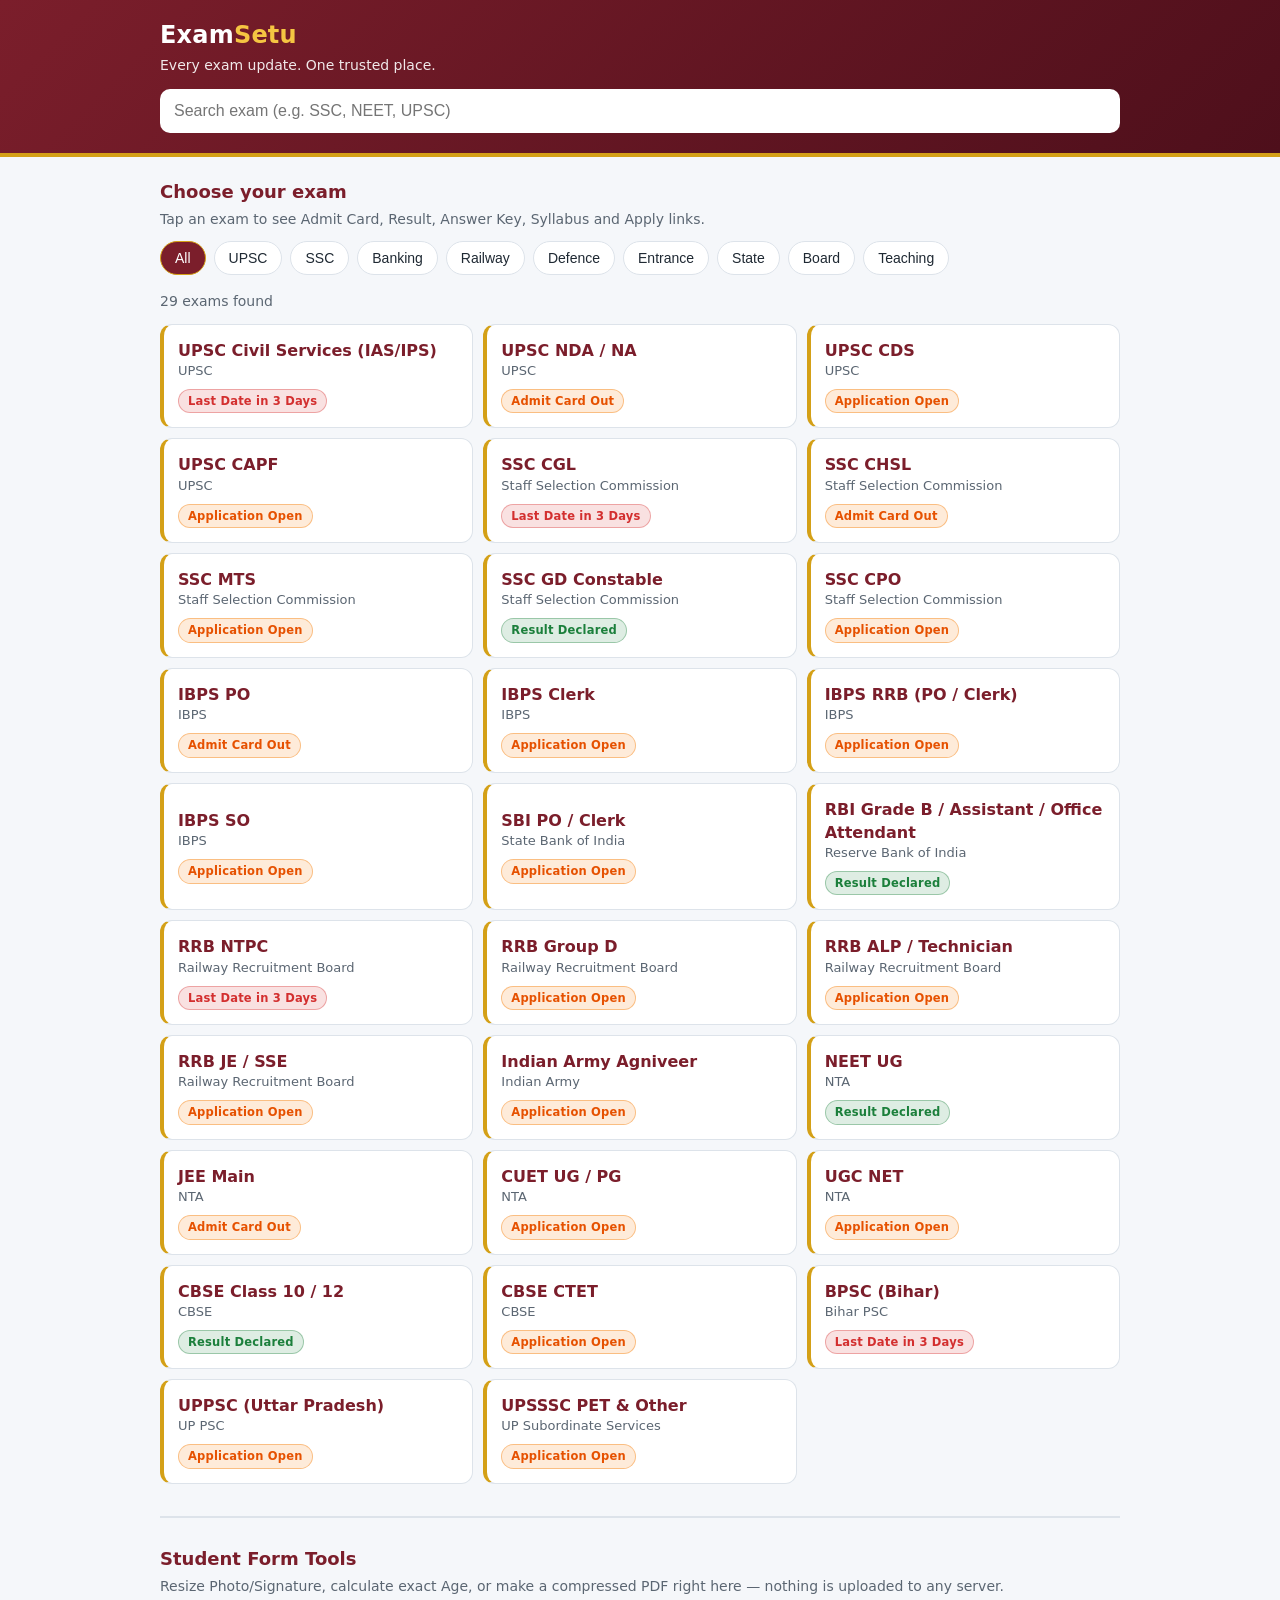
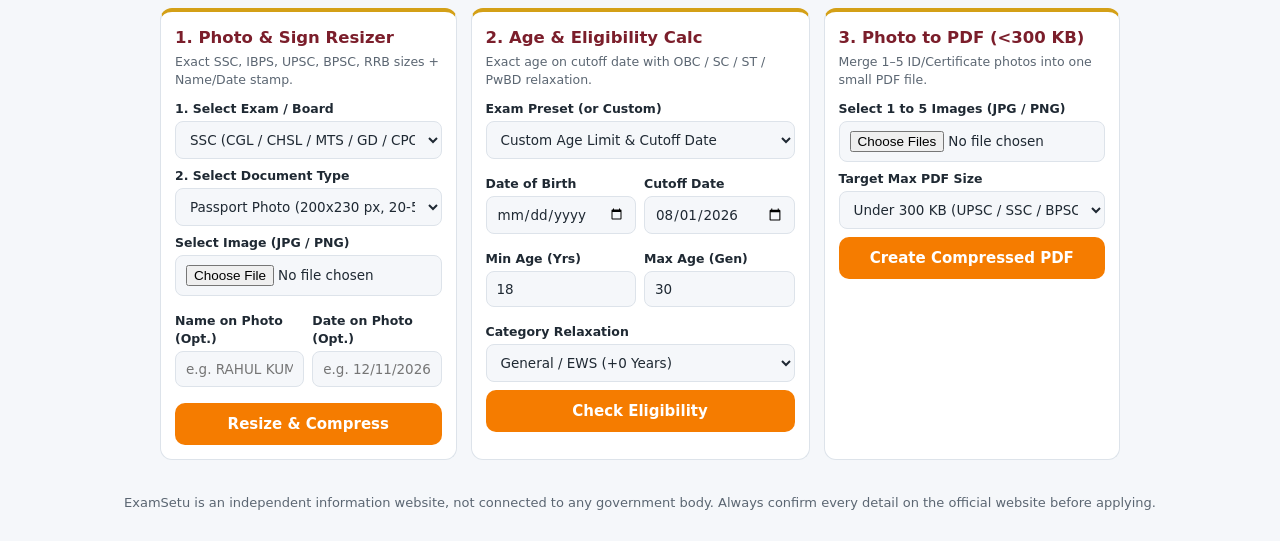
<file: public/assets/aistudio/index_3fa5f573.html>
<!DOCTYPE html>
<html lang="en">
<head>
<meta charset="utf-8">
<meta name="viewport" content="width=device-width, initial-scale=1, viewport-fit=cover">
<title>ExamSetu – Every exam update. One trusted place.</title>
<style>
:root{box-sizing:border-box;padding-top:env(safe-area-inset-top,0px);padding-bottom:env(safe-area-inset-bottom,0px);
--blue:#0B3D91;--orange:#F57C00;--green:#1B7F3B;--bg:#FFFFFF;--bg2:#F5F7FA;--text:#1F2933;--muted:#5b6672;--line:#dde3ea;--card:#FFFFFF;--hd:#7B1E2B;--hd2:#4E0F1B;--maroon:#7B1E2B;--gold:#D4A017}
@media (prefers-color-scheme:dark){:root:not([data-theme="light"]){color-scheme:dark;--bg:#10151c;--bg2:#171e27;--text:#e8edf2;--muted:#9aa7b4;--line:#2a3441;--card:#1b2430;--hd:#5A1523;--hd2:#3a0b15;--maroon:#e3a0ab;--gold:#E6B84A;--green:#34a853}}
:root[data-theme="dark"]{color-scheme:dark;--bg:#10151c;--bg2:#171e27;--text:#e8edf2;--muted:#9aa7b4;--line:#2a3441;--card:#1b2430;--hd:#5A1523;--hd2:#3a0b15;--maroon:#e3a0ab;--gold:#E6B84A;--green:#34a853}
html{scroll-padding-top:env(safe-area-inset-top,0px)}
*{box-sizing:border-box}
body{margin:0;background:var(--bg2);color:var(--text);font-family:Inter,Roboto,system-ui,-apple-system,"Segoe UI",Arial,sans-serif;line-height:1.45}
header{background:linear-gradient(135deg,var(--hd),var(--hd2));color:#fff;padding:18px 16px 20px;border-bottom:4px solid var(--gold)}
.wrap{max-width:960px;margin:0 auto}
.logo{font-size:24px;font-weight:800;letter-spacing:.2px}.logo span{color:#F5C542}
.tag{margin:2px 0 14px;font-size:14px;opacity:.9}
.search{width:100%;padding:13px 14px;border-radius:10px;border:0;font-size:16px;background:#fff;color:#1F2933}
main{padding:16px}
h2{font-size:18px;margin:6px 0 4px;color:var(--maroon)}
.sub{color:var(--muted);font-size:14px;margin:0 0 12px}
.chips{display:flex;gap:8px;overflow-x:auto;padding-bottom:8px;margin-bottom:8px}
.chip{flex:none;border:1px solid var(--line);background:var(--card);color:var(--text);padding:8px 14px;border-radius:999px;font-size:14px;cursor:pointer}
.chip.on{background:var(--hd);border-color:var(--gold);color:#fff}
.grid{display:grid;grid-template-columns:1fr;gap:10px}
@media(min-width:560px){.grid{grid-template-columns:1fr 1fr}}
@media(min-width:820px){.grid{grid-template-columns:1fr 1fr 1fr}}
.card{background:var(--card);border:1px solid var(--line);border-radius:12px;padding:14px;text-align:left;cursor:pointer;color:var(--text);font:inherit;display:block;width:100%;border-left:4px solid var(--gold)}
.card:active,.card:hover{border-color:var(--gold);background:var(--bg2)}
.card b{display:block;font-size:16px;color:var(--maroon)}
.card small{color:var(--muted);font-size:13px;display:block}
.badge{display:inline-block;margin-top:8px;padding:3px 9px;border-radius:999px;font-size:11.5px;font-weight:700;letter-spacing:.2px}
.b-red{background:rgba(211,47,47,.14);color:#d32f2f;border:1px solid rgba(211,47,47,.35)}
.b-orange{background:rgba(245,124,0,.15);color:#e65100;border:1px solid rgba(245,124,0,.4)}
.b-green{background:rgba(27,127,59,.14);color:var(--green);border:1px solid rgba(27,127,59,.35)}
@media (prefers-color-scheme:dark){:root:not([data-theme="light"]) .b-red{color:#ff8a80}:root:not([data-theme="light"]) .b-orange{color:#ffb74d}}
:root[data-theme="dark"] .b-red{color:#ff8a80}:root[data-theme="dark"] .b-orange{color:#ffb74d}
.empty{color:var(--muted);padding:20px 0}

/* Separate Section on the Same Page for Student Form Tools */
.tools-section{margin-top:32px;padding-top:22px;border-top:2px solid var(--line)}
.tools-grid{display:grid;grid-template-columns:1fr;gap:14px}
@media(min-width:760px){.tools-grid{grid-template-columns:1fr 1fr 1fr}}
.tool-box{background:var(--card);border:1px solid var(--line);border-top:4px solid var(--gold);border-radius:12px;padding:14px}
.tool-box h3{margin:0 0 3px;font-size:16.5px;color:var(--maroon)}
.tool-box .tmeta{font-size:12.5px;color:var(--muted);margin-bottom:10px}
.fgrp{margin:8px 0}
.fgrp label{display:block;font-size:12.5px;font-weight:600;margin-bottom:3px;color:var(--text)}
.fgrp input,.fgrp select{width:100%;padding:9px 10px;border-radius:8px;border:1px solid var(--line);background:var(--bg2);color:var(--text);font-size:13.5px;font-family:inherit}
.frow{display:grid;grid-template-columns:1fr 1fr;gap:8px}
.preview-box{background:var(--bg2);border:1px dashed var(--gold);border-radius:10px;padding:10px;text-align:center;margin-top:10px}
.preview-box img{max-width:100%;max-height:150px;border:1px solid var(--line);background:#fff}
.res-badge{padding:10px;border-radius:8px;margin-top:10px;font-size:13.5px;font-weight:600;text-align:center}
.res-ok{background:rgba(27,127,59,.14);color:var(--green);border:1px solid var(--green)}
.res-no{background:rgba(198,40,40,.14);color:#d32f2f;border:1px solid #d32f2f}

#sheet{position:fixed;inset:0;background:rgba(0,0,0,.5);display:none;align-items:flex-end;justify-content:center;z-index:20}
#sheet.open{display:flex}
.panel{background:var(--bg);width:100%;max-width:720px;height:92%;border-radius:18px 18px 0 0;padding:18px 16px calc(18px + env(safe-area-inset-bottom,0px));max-height:90%;overflow:auto;border-top:4px solid var(--gold)}
.panel h3{margin:0 0 2px;font-size:20px;color:var(--maroon)}
.meta{color:var(--muted);font-size:13px;margin-bottom:14px}
.sec{margin:16px 0}.sec h4{margin:0 0 6px;font-size:15px;color:var(--maroon);border-left:4px solid var(--gold);padding-left:8px}
.sec p,.sec li{font-size:14px;margin:4px 0}.sec ol{padding-left:20px;margin:4px 0}
table{width:100%;border-collapse:collapse;font-size:14px}td{border:1px solid var(--line);padding:7px 8px;vertical-align:top}td:first-child{background:var(--bg2);font-weight:600;width:42%}
.note{background:var(--bg2);border:1px dashed var(--gold);border-radius:8px;padding:8px 10px;font-size:13px;color:var(--muted)}
.reqbox{background:var(--bg2);border-left:3px solid var(--maroon);border-radius:6px;padding:8px 10px;margin:8px 0 12px;font-size:13px}
.reqbox b{color:var(--maroon);display:block;margin-bottom:4px;font-size:13.5px}
.reqbox ul{margin:0;padding-left:18px}
.reqbox li{margin:3px 0;font-size:13px}
.btn{display:block;width:100%;padding:12px;margin:8px 0 0;border-radius:10px;text-align:center;text-decoration:none;font-size:15px;font-weight:600;border:0;color:#fff}
.btn.off{background:var(--bg2);color:var(--muted);border:1px dashed var(--line);font-weight:500;font-size:14px}
.btn.ok{background:var(--orange)}.btn.off2{background:var(--green)}.btn.pdf{background:var(--hd);border:2px solid var(--gold)}
.close{background:none;border:1px solid var(--line);color:var(--text);width:100%;padding:11px;border-radius:10px;margin-top:6px;font-size:15px;cursor:pointer}
button.btn{cursor:pointer;font-family:inherit}
#pop{position:fixed;inset:0;background:rgba(0,0,0,.55);display:none;align-items:center;justify-content:center;z-index:30;padding:16px}
#pop.open{display:flex}
.pcard{background:var(--bg);border-top:4px solid var(--gold);border-radius:14px;max-width:480px;width:100%;max-height:90%;overflow:auto;padding:16px}
.pcard h3{color:var(--maroon);margin:0 0 4px;font-size:19px}.pcard ol{padding-left:20px}.pcard li{font-size:14.5px;margin:8px 0}
footer{padding:18px 16px 28px;color:var(--muted);font-size:13px;text-align:center}
</style>
</head>
<body>
<header><div class="wrap">
<div class="logo">Exam<span>Setu</span></div>
<p class="tag">Every exam update. One trusted place.</p>
<input id="q" class="search" type="search" enterkeyhint="search" placeholder="Search exam (e.g. SSC, NEET, UPSC)" autocomplete="off">
</div></header>

<main><div class="wrap">
<h2>Choose your exam</h2>
<p class="sub">Tap an exam to see Admit Card, Result, Answer Key, Syllabus and Apply links.</p>
<div class="chips" id="chips"></div>
<p class="sub" id="count"></p>
<div class="grid" id="grid"></div>
<div class="empty" id="empty" hidden>No exam found. Try another name.</div>

<!-- SEPARATE SECTION ON SAME PAGE: STUDENT FORM TOOLS -->
<section class="tools-section" id="form-tools">
  <h2>Student Form Tools</h2>
  <p class="sub">Resize Photo/Signature, calculate exact Age, or make a compressed PDF right here — nothing is uploaded to any server.</p>
  <div class="tools-grid">
    <!-- Tool 1: Photo & Signature Resizer -->
    <div class="tool-box">
      <h3>1. Photo &amp; Sign Resizer</h3>
      <div class="tmeta">Exact SSC, IBPS, UPSC, BPSC, RRB sizes + Name/Date stamp.</div>
      <div class="fgrp">
        <label>1. Select Exam / Board</label>
        <select id="rExam">
          <option value="SSC">SSC (CGL / CHSL / MTS / GD / CPO)</option>
          <option value="UPSC">UPSC (IAS / NDA / CDS / CAPF)</option>
          <option value="IBPS">IBPS / SBI / RBI (Banking)</option>
          <option value="RRB">RRB (NTPC / Group D / ALP / JE)</option>
          <option value="NTA">NTA (NEET / JEE / CUET / UGC NET)</option>
          <option value="BPSC">BPSC (Bihar PSC)</option>
          <option value="UPPSC">UPPSC / UPSSSC (Uttar Pradesh)</option>
          <option value="ARMY">Indian Army Agniveer</option>
          <option value="CBSE">CBSE / CTET</option>
        </select>
      </div>
      <div class="fgrp">
        <label>2. Select Document Type</label>
        <select id="rDoc">
          <option value="photo">Passport Photo (200x230 px, 20-50 KB)</option>
          <option value="sign">Signature (140x60 px, 10-20 KB)</option>
        </select>
      </div>
      <div class="fgrp">
        <label>Select Image (JPG / PNG)</label>
        <input type="file" id="rFile" accept="image/*">
      </div>
      <div id="stampFields" class="frow">
        <div class="fgrp">
          <label>Name on Photo (Opt.)</label>
          <input type="text" id="rName" placeholder="e.g. RAHUL KUMAR">
        </div>
        <div class="fgrp">
          <label>Date on Photo (Opt.)</label>
          <input type="text" id="rDate" placeholder="e.g. 12/11/2026">
        </div>
      </div>
      <button type="button" class="btn ok" id="rGen">Resize &amp; Compress</button>
      <div id="rOut" class="preview-box" hidden></div>
    </div>

    <!-- Tool 2: Age & Eligibility Calculator -->
    <div class="tool-box">
      <h3>2. Age &amp; Eligibility Calc</h3>
      <div class="tmeta">Exact age on cutoff date with OBC / SC / ST / PwBD relaxation.</div>
      <div class="fgrp">
        <label>Exam Preset (or Custom)</label>
        <select id="aPreset">
          <option value="0">Custom Age Limit &amp; Cutoff Date</option>
          <option value="1">UPSC Civil Services / CAPF (21-32 yrs)</option>
          <option value="2">UPSC NDA / NA (16.5-19.5 yrs)</option>
          <option value="3">UPSC CDS (19-25 yrs)</option>
          <option value="4">SSC CGL / CPO (18-30 yrs)</option>
          <option value="5">SSC CHSL / MTS / GD (18-27 yrs)</option>
          <option value="6">IBPS / SBI PO &amp; Clerk (20-30 yrs)</option>
          <option value="7">RBI Grade B / Assistant (20-30 yrs)</option>
          <option value="8">RRB NTPC / Group D / ALP (18-33 yrs)</option>
          <option value="9">BPSC / UPPSC / UPSSSC (21-37 yrs)</option>
          <option value="10">Indian Army Agniveer (17.5-21 yrs)</option>
          <option value="11">NEET UG (Min 17 yrs, No Upper Limit)</option>
          <option value="12">JEE Main / CUET / UGC NET / CTET (No Age Limit)</option>
        </select>
      </div>
      <div class="frow">
        <div class="fgrp">
          <label>Date of Birth</label>
          <input type="date" id="aDob">
        </div>
        <div class="fgrp">
          <label>Cutoff Date</label>
          <input type="date" id="aCut" value="2026-08-01">
        </div>
      </div>
      <div class="frow">
        <div class="fgrp">
          <label>Min Age (Yrs)</label>
          <input type="number" step="0.5" id="aMin" value="18">
        </div>
        <div class="fgrp">
          <label>Max Age (Gen)</label>
          <input type="number" id="aMax" value="30">
        </div>
      </div>
      <div class="fgrp">
        <label>Category Relaxation</label>
        <select id="aCat">
          <option value="0">General / EWS (+0 Years)</option>
          <option value="3">OBC Non-Creamy Layer (+3 Years)</option>
          <option value="5">SC / ST (+5 Years)</option>
          <option value="10">PwBD General (+10 Years)</option>
          <option value="13">PwBD OBC (+13 Years)</option>
          <option value="15">PwBD SC/ST (+15 Years)</option>
        </select>
      </div>
      <button type="button" class="btn ok" id="aCalc">Check Eligibility</button>
      <div id="aOut"></div>
    </div>

    <!-- Tool 3: Photo to Compressed PDF -->
    <div class="tool-box">
      <h3>3. Photo to PDF (&lt;300 KB)</h3>
      <div class="tmeta">Merge 1–5 ID/Certificate photos into one small PDF file.</div>
      <div class="fgrp">
        <label>Select 1 to 5 Images (JPG / PNG)</label>
        <input type="file" id="pFiles" accept="image/*" multiple>
      </div>
      <div class="fgrp">
        <label>Target Max PDF Size</label>
        <select id="pTarget">
          <option value="280">Under 300 KB (UPSC / SSC / BPSC)</option>
          <option value="190">Under 200 KB</option>
          <option value="480">Under 500 KB</option>
        </select>
      </div>
      <button type="button" class="btn ok" id="pMake">Create Compressed PDF</button>
      <div id="pOut" class="preview-box" hidden></div>
    </div>
  </div>
</section>
</div></main>

<footer>ExamSetu is an independent information website, not connected to any government body. Always confirm every detail on the official website before applying.</footer>

<div id="sheet"><div class="panel" id="panel"></div></div>
<div id="pop"><div class="pcard" id="pcard"></div></div>

<script>
// ===== OPTIONAL GOOGLE SHEET LINK =====
var SHEET_CSV_URL = "";

var VERIFIED = "November 2026";
var EXAMS = [
{n:"UPSC Civil Services (IAS/IPS)",st:"Last Date in 3 Days",sc:"red",o:"UPSC",c:"UPSC",u:"https://upsc.gov.in",p:"https://upsconline.nic.in",a:"https://upsconline.nic.in/eadmitcard/index.php",r:"https://upsc.gov.in/examinations/written-results",k:"https://upsc.gov.in/examinations/answer-keys",s:"https://upsc.gov.in/examinations/revised-syllabus-scheme",f:"https://upsc.gov.in/examinations/active-exams"},
{n:"UPSC NDA / NA",o:"UPSC",c:"Defence",u:"https://upsc.gov.in",p:"https://upsconline.nic.in",a:"https://upsconline.nic.in/eadmitcard/index.php",r:"https://upsc.gov.in/examinations/written-results",k:"https://upsc.gov.in/examinations/answer-keys",s:"https://upsc.gov.in/examinations/revised-syllabus-scheme",f:"https://upsc.gov.in/examinations/active-exams"},
{n:"UPSC CDS",o:"UPSC",c:"Defence",u:"https://upsc.gov.in",p:"https://upsconline.nic.in",a:"https://upsconline.nic.in/eadmitcard/index.php",r:"https://upsc.gov.in/examinations/written-results",k:"https://upsc.gov.in/examinations/answer-keys",s:"https://upsc.gov.in/examinations/revised-syllabus-scheme",f:"https://upsc.gov.in/examinations/active-exams"},
{n:"UPSC CAPF",o:"UPSC",c:"UPSC",u:"https://upsc.gov.in",p:"https://upsconline.nic.in",a:"https://upsconline.nic.in/eadmitcard/index.php",r:"https://upsc.gov.in/examinations/written-results",k:"https://upsc.gov.in/examinations/answer-keys",s:"https://upsc.gov.in/examinations/revised-syllabus-scheme",f:"https://upsc.gov.in/examinations/active-exams"},
{n:"SSC CGL",o:"Staff Selection Commission",c:"SSC",u:"https://ssc.gov.in",p:"https://ssc.gov.in/login",a:"https://ssc.gov.in/for-candidates/admit-card",r:"https://ssc.gov.in/home/candidate-result",k:"https://ssc.gov.in/for-candidates/answer-key",s:"https://ssc.gov.in/for-candidates/syllabus",f:"https://ssc.gov.in/home/notice-board"},
{n:"SSC CHSL",o:"Staff Selection Commission",c:"SSC",u:"https://ssc.gov.in",p:"https://ssc.gov.in/login",a:"https://ssc.gov.in/for-candidates/admit-card",r:"https://ssc.gov.in/home/candidate-result",k:"https://ssc.gov.in/for-candidates/answer-key",s:"https://ssc.gov.in/for-candidates/syllabus",f:"https://ssc.gov.in/home/notice-board"},
{n:"SSC MTS",o:"Staff Selection Commission",c:"SSC",u:"https://ssc.gov.in",p:"https://ssc.gov.in/login",a:"https://ssc.gov.in/for-candidates/admit-card",r:"https://ssc.gov.in/home/candidate-result",k:"https://ssc.gov.in/for-candidates/answer-key",s:"https://ssc.gov.in/for-candidates/syllabus",f:"https://ssc.gov.in/home/notice-board"},
{n:"SSC GD Constable",o:"Staff Selection Commission",c:"SSC",u:"https://ssc.gov.in",p:"https://ssc.gov.in/login",a:"https://ssc.gov.in/for-candidates/admit-card",r:"https://ssc.gov.in/home/candidate-result",k:"https://ssc.gov.in/for-candidates/answer-key",s:"https://ssc.gov.in/for-candidates/syllabus",f:"https://ssc.gov.in/home/notice-board"},
{n:"SSC CPO",o:"Staff Selection Commission",c:"SSC",u:"https://ssc.gov.in",p:"https://ssc.gov.in/login",a:"https://ssc.gov.in/for-candidates/admit-card",r:"https://ssc.gov.in/home/candidate-result",k:"https://ssc.gov.in/for-candidates/answer-key",s:"https://ssc.gov.in/for-candidates/syllabus",f:"https://ssc.gov.in/home/notice-board"},
{n:"IBPS PO",o:"IBPS",c:"Banking",u:"https://www.ibps.in",p:"https://www.ibps.in/crp-po-mt/",a:"https://www.ibps.in/crp-po-mt/",r:"https://www.ibps.in/crp-po-mt/",s:"https://www.ibps.in/crp-po-mt/",f:"https://www.ibps.in/crp-po-mt/"},
{n:"IBPS Clerk",o:"IBPS",c:"Banking",u:"https://www.ibps.in",p:"https://www.ibps.in/crp-clerical-cadre/",a:"https://www.ibps.in/crp-clerical-cadre/",r:"https://www.ibps.in/crp-clerical-cadre/",s:"https://www.ibps.in/crp-clerical-cadre/",f:"https://www.ibps.in/crp-clerical-cadre/"},
{n:"IBPS RRB (PO / Clerk)",o:"IBPS",c:"Banking",u:"https://www.ibps.in",p:"https://www.ibps.in/crp-rrb/",a:"https://www.ibps.in/crp-rrb/",r:"https://www.ibps.in/crp-rrb/",s:"https://www.ibps.in/crp-rrb/",f:"https://www.ibps.in/crp-rrb/"},
{n:"IBPS SO",o:"IBPS",c:"Banking",u:"https://www.ibps.in",p:"https://www.ibps.in/crp-specialist-officers/",a:"https://www.ibps.in/crp-specialist-officers/",r:"https://www.ibps.in/crp-specialist-officers/",s:"https://www.ibps.in/crp-specialist-officers/",f:"https://www.ibps.in/crp-specialist-officers/"},
{n:"SBI PO / Clerk",o:"State Bank of India",c:"Banking",u:"https://sbi.co.in/web/careers/current-openings",p:"https://sbi.co.in/web/careers/current-openings",a:"https://sbi.co.in/web/careers/current-openings",r:"https://sbi.co.in/web/careers/join-sbi/recruitment-results",s:"https://sbi.co.in/web/careers/current-openings",f:"https://sbi.co.in/web/careers/current-openings"},
{n:"RBI Grade B / Assistant / Office Attendant",o:"Reserve Bank of India",c:"Banking",u:"https://www.rbi.org.in",p:"https://opportunities.rbi.org.in/Scripts/Vacancies.aspx",a:"https://website.rbi.org.in/web/rbi/careers/call-letters",r:"https://opportunities.rbi.org.in/Scripts/resultsnew.aspx",s:"https://opportunities.rbi.org.in/Scripts/Vacancies.aspx",f:"https://opportunities.rbi.org.in/Scripts/Vacancies.aspx",d:{sample:1,sum:"Office Attendant recruitment by the Reserve Bank of India (sample data from the starter file).",dates:[["Application begins","15/01/2026"],["Last date to apply","04/02/2026"],["Last date to pay fee","04/02/2026"],["Exam date","28/02/2026 and 01/03/2026"],["Admit card","23/02/2026"],["Result","22/06/2026"]],fee:[["General / OBC / EWS","Rs. 450"],["SC / ST","Rs. 50"],["PH (Divyang)","Rs. 50"]],age:"Minimum 18 years, maximum 25 years (as on 01/01/2026). Relaxation as per RBI rules.",vac:"Office Attendant: 572 posts (UR 291, EWS 51, OBC 83, SC 89, ST 58).",el:"Class 10 pass from a recognized board. Knowledge of the local language."}},
{n:"RRB NTPC",o:"Railway Recruitment Board",c:"Railway",u:"https://www.rrbcdg.gov.in",p:"https://www.rrbapply.gov.in",a:"https://www.rrbcdg.gov.in",r:"https://www.rrbcdg.gov.in",k:"https://www.rrbcdg.gov.in",s:"https://www.rrbcdg.gov.in",f:"https://www.rrbcdg.gov.in"},
{n:"RRB Group D",o:"Railway Recruitment Board",c:"Railway",u:"https://www.rrbcdg.gov.in",p:"https://www.rrbapply.gov.in",a:"https://www.rrbcdg.gov.in",r:"https://www.rrbcdg.gov.in",k:"https://www.rrbcdg.gov.in",s:"https://www.rrbcdg.gov.in",f:"https://www.rrbcdg.gov.in"},
{n:"RRB ALP / Technician",o:"Railway Recruitment Board",c:"Railway",u:"https://www.rrbcdg.gov.in",p:"https://www.rrbapply.gov.in",a:"https://www.rrbcdg.gov.in",r:"https://www.rrbcdg.gov.in",k:"https://www.rrbcdg.gov.in",s:"https://www.rrbcdg.gov.in",f:"https://www.rrbcdg.gov.in"},
{n:"RRB JE / SSE",o:"Railway Recruitment Board",c:"Railway",u:"https://www.rrbcdg.gov.in",p:"https://www.rrbapply.gov.in",a:"https://www.rrbcdg.gov.in",r:"https://www.rrbcdg.gov.in",k:"https://www.rrbcdg.gov.in",s:"https://www.rrbcdg.gov.in",f:"https://www.rrbcdg.gov.in"},
{n:"Indian Army Agniveer",o:"Indian Army",c:"Defence",u:"https://joinindianarmy.nic.in",p:"https://joinindianarmy.nic.in",a:"https://joinindianarmy.nic.in",r:"https://joinindianarmy.nic.in",s:"https://joinindianarmy.nic.in",f:"https://joinindianarmy.nic.in"},
{n:"NEET UG",o:"NTA",c:"Entrance",u:"https://neet.nta.nic.in",p:"https://neet.nta.nic.in",a:"https://neet.nta.nic.in",r:"https://neet.nta.nic.in",k:"https://neet.nta.nic.in",s:"https://neet.nta.nic.in",f:"https://neet.nta.nic.in"},
{n:"JEE Main",o:"NTA",c:"Entrance",u:"https://jeemain.nta.nic.in",p:"https://jeemain.nta.nic.in",a:"https://jeemain.nta.nic.in",r:"https://jeemain.nta.nic.in",k:"https://jeemain.nta.nic.in",s:"https://jeemain.nta.nic.in",f:"https://jeemain.nta.nic.in"},
{n:"CUET UG / PG",o:"NTA",c:"Entrance",u:"https://cuet.nta.nic.in",p:"https://cuet.nta.nic.in",a:"https://cuet.nta.nic.in",r:"https://cuet.nta.nic.in",k:"https://cuet.nta.nic.in",s:"https://cuet.nta.nic.in",f:"https://cuet.nta.nic.in"},
{n:"UGC NET",o:"NTA",c:"Entrance",u:"https://ugcnet.nta.nic.in",p:"https://ugcnet.nta.nic.in",a:"https://ugcnet.nta.nic.in",r:"https://ugcnet.nta.nic.in",k:"https://ugcnet.nta.nic.in",s:"https://ugcnet.nta.nic.in",f:"https://ugcnet.nta.nic.in"},
{n:"CBSE Class 10 / 12",o:"CBSE",c:"Board",u:"https://www.cbse.gov.in",p:"https://www.cbse.gov.in",a:"https://www.cbse.gov.in",r:"https://results.cbse.nic.in",s:"https://cbseacademic.nic.in/curriculum_2026.html",f:"https://www.cbse.gov.in/cbsenew/cbse.html"},
{n:"CBSE CTET",o:"CBSE",c:"Teaching",u:"https://ctet.nic.in",p:"https://ctet.nic.in",a:"https://ctet.nic.in",r:"https://ctet.nic.in",k:"https://ctet.nic.in",s:"https://ctet.nic.in",f:"https://ctet.nic.in"},
{n:"BPSC (Bihar)",o:"Bihar PSC",c:"State",u:"https://bpsc.bihar.gov.in",p:"https://bpsconline.bihar.gov.in/candidate/login",a:"https://bpsconline.bihar.gov.in/candidate/login",r:"https://bpsc.bihar.gov.in",k:"https://bpsc.bihar.gov.in",s:"https://bpsc.bihar.gov.in",f:"https://bpsc.bihar.gov.in"},
{n:"UPPSC (Uttar Pradesh)",o:"UP PSC",c:"State",u:"https://uppsc.up.nic.in",p:"https://uppsc.up.nic.in",a:"https://uppsc.up.nic.in",r:"https://uppsc.up.nic.in",k:"https://uppsc.up.nic.in",s:"https://uppsc.up.nic.in",f:"https://uppsc.up.nic.in"},
{n:"UPSSSC PET & Other",o:"UP Subordinate Services",c:"State",u:"https://upsssc.gov.in",p:"https://upsssc.gov.in",a:"https://upsssc.gov.in",r:"https://upsssc.gov.in",k:"https://upsssc.gov.in",s:"https://upsssc.gov.in",f:"https://upsssc.gov.in"}
];
// ===============================================
var CATS=["All","UPSC","SSC","Banking","Railway","Defence","Entrance","State","Board","Teaching"];
var cat="All",term="";
var ALIAS={UPSC:"ias ips civil services",SSC:"staff selection",Banking:"bank",Railway:"rail railways rrb",Defence:"army navy air force",Entrance:"admission college",State:"state psc",Board:"school class",Teaching:"teacher"};
var $=function(i){return document.getElementById(i)};
function esc(s){return String(s).replace(/[&<>"]/g,function(c){return{"&":"&amp;","<":"&lt;",">":"&gt;",'"':"&quot;"}[c]})}
function chips(){$("chips").innerHTML=CATS.map(function(c){return '<button class="chip'+(c===cat?' on':'')+'" data-c="'+c+'">'+c+'</button>'}).join("")}
function list(){
  var words=term.toLowerCase().split(/[^a-z0-9]+/).filter(Boolean);
  var r=EXAMS.map(function(e,i){return{e:e,i:i}}).filter(function(x){
    var h=(x.e.n+" "+x.e.o+" "+x.e.c+" "+(ALIAS[x.e.c]||"")).toLowerCase();
    return (cat==="All"||x.e.c===cat)&&words.every(function(w){return h.indexOf(w)>-1})});
  function getBadge(e){
    if(e.st){
      var cls = e.sc==="red"?"b-red":(e.sc==="green"?"b-green":"b-orange");
      return '<span class="badge '+cls+'">'+esc(e.st)+'</span>';
    }
    var n = e.n;
    if(n.indexOf("SSC CGL")>-1 || n.indexOf("RRB NTPC")>-1 || n.indexOf("BPSC")>-1)
      return '<span class="badge b-red">Last Date in 3 Days</span>';
    if(n.indexOf("SSC CHSL")>-1 || n.indexOf("IBPS PO")>-1 || n.indexOf("NDA")>-1 || n.indexOf("JEE")>-1)
      return '<span class="badge b-orange">Admit Card Out</span>';
    if(n.indexOf("RBI")>-1 || n.indexOf("CBSE Class")>-1 || n.indexOf("SSC GD")>-1 || n.indexOf("NEET")>-1)
      return '<span class="badge b-green">Result Declared</span>';
    return '<span class="badge b-orange">Application Open</span>';
  }
  $("grid").innerHTML=r.map(function(x){return '<button class="card" data-i="'+x.i+'"><b>'+esc(x.e.n)+'</b><small>'+esc(x.e.o)+'</small>'+getBadge(x.e)+'</button>'}).join("");
  $("empty").hidden=r.length>0;
  $("count").textContent=r.length+(r.length===1?" exam found":" exams found");
}

// Accurate, exam-specific instructions & checklist ("needed things") for every process
var K=['Apply Online','Admit Card','Result','Answer Key'];
function O(name,url,a,b,c,d,u2,req){
  return {name:name,url:url,k:K,common:[],steps:{'Apply Online':a,'Admit Card':b,'Result':c,'Answer Key':d},u2:u2||{},req:req||{}};
}

var LOGIN={};

LOGIN['Staff Selection Commission']=O('SSC','https://ssc.gov.in',
[
  'Open ssc.gov.in (button below) and tap "Login or Register" at the top right.',
  'New user on ssc.gov.in? Complete One Time Registration (OTR) first using your Aadhaar/ID, mobile, email and Class 10 roll number. (Old ssc.nic.in OTR does not work here).',
  'Log in with your new OTR Registration Number and Password.',
  'Go to "Live Examinations" -> click "Apply" under your exam.',
  'Capture a LIVE PHOTOGRAPH directly via webcam or the official "mySSC" mobile app in good light against a plain background (no glasses/cap).',
  'Upload scanned signature (10-20 KB, 4.0 cm x 2.0 cm, JPEG), pay fee (Rs. 100; Exempt for Women/SC/ST/PwBD/ESM), submit and save the PDF.'
],
[
  'Open ssc.gov.in and log in to your Candidate Dashboard (Admit Cards are now hosted directly on ssc.gov.in instead of separate regional sites).',
  'Check your Exam City Intimation Slip first (usually released 7-10 days before exam).',
  'Click "Admission Certificate / Admit Card" 3-4 days before your exam date.',
  'Download and print the Admit Card along with the COVID/Self-Declaration page if attached.'
],
[
  'Open the SSC Results page (no login needed) and select your exam tab (CGL / CHSL / GD / MTS / CPO).',
  'Download the List PDF (Write-up & Roll Number list) and search your Roll Number or Name.',
  'To view your individual normalized marks / scorecard, log in on ssc.gov.in with your OTR Registration Number and Password.'
],
[
  'Log in on ssc.gov.in with your OTR Registration Number and Password.',
  'Go to "My Applications" -> click "Answer Key Challenge" under your exam.',
  'Download your Question Paper + Response Sheet PDF immediately (link stays active for only 3-4 days).',
  'To challenge any wrong answer, pay Rs. 100 per question online before the deadline.'
],
{
  'Apply Online':'https://ssc.gov.in/login',
  'Admit Card':'https://ssc.gov.in/for-candidates/admit-card',
  'Result':'https://ssc.gov.in/home/candidate-result',
  'Answer Key':'https://ssc.gov.in/for-candidates/answer-key'
},
{
  'Apply Online':['Aadhaar Card / Govt Photo ID','Class 10 Certificate (for Roll No & DOB)','Webcam or mySSC App (for Live Photo Capture)','Scanned Signature (10-20 KB, JPEG)','Active Mobile & Email for OTP'],
  'Admit Card':['OTR Registration Number & Password','Printed Admit Card + 2 Passport Photos','Original Photo ID (Aadhaar/PAN/Voter ID/DL) with exact DOB match'],
  'Result':['Roll Number (for PDF Merit List)','OTR Registration Number & Password (for Marks/Scorecard)'],
  'Answer Key':['OTR Registration Number & Password','Debit/Credit Card or UPI (Rs. 100 per challenged question)']
});

LOGIN['UPSC']=O('UPSC','https://upsc.gov.in',
[
  'Open upsconline.nic.in (button below) and complete Universal Registration / One Time Registration (OTR) if not done already.',
  'Verify your OTR profile (Name, Father/Mother Name, DOB, Class 10 Roll No) and log in via Email/Mobile OTP or URN/OTR ID.',
  'Open the "Common Application Form / Examinations" tab and click Apply for your active exam (CSE / NDA / CDS / CAPF).',
  'Fill Part-I (centre choice, optional subject/preferences) and Part-II (fee payment Rs. 100; Exempt for Female/SC/ST/PwBD).',
  'Upload recent photograph (with name & date printed if specified in notice), signature, and Photo ID PDF (20-300 KB).',
  'Click Final Submit and download the Application Receipt.'
],
[
  'Open upsconline.nic.in/eadmitcard (button below) ~7 days before the exam.',
  'Select your exam and log in using your Registration ID (URN/OTR) or Roll Number and Date of Birth.',
  'Verify your photo, name, and exam venue. Print the e-Admit Card on A4 paper (if photo is unclear, carry 2 passport photos + undertaking).'
],
[
  'Open upsc.gov.in -> Examinations -> Written Results (or Final Results) — no login required.',
  'Download the Roll Number / Name-wise Result PDF and search your 7-digit Roll Number.',
  'Marks of qualified/non-qualified candidates are uploaded separately on upsc.gov.in after the final result.'
],
[
  'Open upsc.gov.in -> Examinations -> Answer Keys (no login needed).',
  'Note: UPSC publishes official Answer Keys only after the entire examination cycle (including interview/final result) is completed.',
  'Download the Set A/B/C/D Answer Key PDF and match with your question paper.'
],
{
  'Apply Online':'https://upsconline.nic.in',
  'Admit Card':'https://upsconline.nic.in/eadmitcard/index.php',
  'Result':'https://upsc.gov.in/examinations/written-results',
  'Answer Key':'https://upsc.gov.in/examinations/answer-keys'
},
{
  'Apply Online':['OTR / Universal Registration ID','Photo ID Card PDF (Aadhaar/Passport/Voter ID/DL, 20-300 KB)','Scanned Photo & Signature (20-300 KB, JPG)','Graduation / Class 12 Details'],
  'Admit Card':['UPSC Registration ID (URN) or Roll Number','Date of Birth','Same Original Photo ID uploaded during application'],
  'Result':['7-Digit UPSC Roll Number'],
  'Answer Key':['Your Question Paper Booklet Series (Set A, B, C, or D)']
});

LOGIN['IBPS']=O('IBPS','https://www.ibps.in',
[
  'Open ibps.in and select your CRP portal (CRP PO/MT, Clerical, RRB, or Specialist Officers).',
  'Click "Click here for New Registration", enter basic details, and note your Provisional Registration Number & Password.',
  'Capture live photo (if enabled) and upload 4 mandatory scanned files: Passport Photo (20-50 KB), Signature in black ink (10-20 KB, 140x60 px), Left Thumb Impression (20-50 KB, 240x240 px), and Handwritten Declaration in English (50-100 KB, 800x400 px).',
  'Fill academic details, bank preferences, pay fee (Rs. 850 Gen/OBC/EWS; Rs. 175 SC/ST/PwBD), and submit.'
],
[
  'Open your CRP section on ibps.in and click "Online Prelims / Mains Exam Call Letter".',
  'Log in with your Registration Number / Roll Number and Password / Date of Birth (DD-MM-YY format).',
  'Print the Call Letter and affix the exact same passport photograph used in the form.'
],
[
  'Open your CRP section on ibps.in and click the Result Status / Scorecard link (active for 7-15 days only).',
  'Enter Registration Number / Roll Number and Password / DOB to check qualifying status and section-wise cutoff marks.'
],
[
  'IBPS does not release question papers or provisional answer keys after CBT exams.',
  'Check your section-wise and overall marks directly in the IBPS Scorecard on ibps.in.'
],
{},
{
  'Apply Online':['Passport Photo (20-50 KB)','Black Ink Signature (10-20 KB, NOT in capital letters)','Left Thumb Impression on white paper (20-50 KB)','English Handwritten Declaration on white paper (50-100 KB)'],
  'Admit Card':['Registration No / Roll No & Password / DOB (DD-MM-YY)','Printed Call Letter + Extra Passport Photo','Original Photo ID + 1 Photocopy of that ID'],
  'Result':['Registration Number / Roll Number','Password or Date of Birth (DD-MM-YY)'],
  'Answer Key':['Not published by IBPS (check Scorecard instead)']
});

LOGIN['SBI']=O('SBI','https://sbi.co.in/web/careers/current-openings',
[
  'Open sbi.co.in -> Careers -> Current Openings and expand your recruitment (PO / Clerk / SO).',
  'Click "Apply Online" -> "New Registration" to generate your Registration Number and Password.',
  'Upload Photo (20-50 KB), Signature (10-20 KB, black ink), Left Thumb Impression (20-50 KB), and SBI Handwritten Declaration (50-100 KB).',
  'Fill circle/state preference, pay fee (Rs. 750 Gen/OBC/EWS; Nil for SC/ST/PwBD), and print the e-Receipt & Form.'
],
[
  'Open sbi.co.in -> Careers -> Current Openings -> Download Preliminary / Main Exam Call Letter.',
  'Enter Registration Number / Roll Number and Password / Date of Birth (DD-MM-YY).',
  'Print the Call Letter along with the "Acquaint Yourself" booklet.'
],
[
  'Open sbi.co.in -> Careers -> Join SBI -> Recruitment Results (button below).',
  'Download the Roll Number merit list PDF for Prelims/Mains, or click the Marks link to log in and check section scores.'
],
[
  'SBI does not publish provisional answer keys for PO/Clerk exams.',
  'Individual marks and category cutoffs are released on the SBI Careers Results page after each phase.'
],
{
  'Result':'https://sbi.co.in/web/careers/join-sbi/recruitment-results'
},
{
  'Apply Online':['Passport Photo (20-50 KB)','Black Ink Signature (10-20 KB)','Left Thumb Impression (20-50 KB)','English Handwritten Declaration (50-100 KB)'],
  'Admit Card':['Registration Number & Password / DOB (DD-MM-YY)','Printed Call Letter + 2 Passport Photos','Original ID Proof + Photocopy'],
  'Result':['Roll Number (for PDF) or Registration No + DOB (for Marks)'],
  'Answer Key':['Not published by SBI']
});

LOGIN['RBI']=O('RBI','https://www.rbi.org.in',
[
  'Open opportunities.rbi.org.in -> Current Vacancies (button below) and click on your post (Grade B / Assistant / Office Attendant).',
  'Click "Online Application Form" -> "New Registration" and note your Registration Number & Password.',
  'Upload Photo, Signature, Left Thumb Impression, and Handwritten Declaration as per RBI dimensions, pay fee, and submit.'
],
[
  'Open the RBI Call Letters page (button below) and click the Admission Letter link for your post.',
  'Log in using Registration Number / Roll Number and Password / Date of Birth (DD-MM-YY).',
  'Download and print the Call Letter along with the Information Handout.'
],
[
  'Open opportunities.rbi.org.in -> Results (button below).',
  'Click your exam result notice to open the Roll Number list PDF; individual mark sheets are released on the same page later.'
],
[
  'RBI does not release answer keys for Phase-I/Prelims objective tests.',
  'Check the Results section on opportunities.rbi.org.in for mark sheets and cutoffs.'
],
{
  'Apply Online':'https://opportunities.rbi.org.in/Scripts/Vacancies.aspx',
  'Admit Card':'https://website.rbi.org.in/web/rbi/careers/call-letters',
  'Result':'https://opportunities.rbi.org.in/Scripts/resultsnew.aspx'
},
{
  'Apply Online':['Photo, Signature, Left Thumb Impression & Handwritten Declaration','Class 10/12/Graduation Marksheets','Domicile / Local Language details (for Assistant/Attendant)'],
  'Admit Card':['Registration Number & Password / DOB (DD-MM-YY)','Printed Admission Letter + Original Photo ID & Photocopy'],
  'Result':['Roll Number'],
  'Answer Key':['Not published by RBI']
});

LOGIN['RRB']=O('RRB','https://www.rrbcdg.gov.in',
[
  'Open the central Railway portal rrbapply.gov.in (button below) and click "Apply" -> "Create an Account".',
  'Complete One-Time Account Creation using Aadhaar verification, mobile OTP, and email OTP.',
  'Log in, select your RRB Zone carefully (cannot be changed later), fill education/ITI/diploma details, and upload live/recent photo & signature.',
  'Pay fee (Rs. 500 Gen/OBC/EWS — Rs. 400 refunded after CBT-1; Rs. 250 SC/ST/Female/EBC — full Rs. 250 refunded after CBT-1).'
],
[
  'Open your applied RRB regional website (or rrbapply.gov.in) 10 days before exam to download your Exam City & Date Intimation Slip (and Free Travel Authority for SC/ST).',
  'Download the actual E-Call Letter 4 days before your exam date using Registration Number and Date of Birth.',
  'Carry a colour/clear printout + Original Aadhaar Card (biometric Aadhaar verification happens at the centre).'
],
[
  'Open your applied RRB regional website and click the CEN Result link.',
  'Download the shortlisted Roll Number PDF and search your Roll Number.',
  'To view raw marks, pro-rated marks, and normalized percentile score, log in on the RRB Scorecard link with Registration Number & DOB.'
],
[
  'Open your RRB regional website and click "Objection Tracker / Viewing of Question Paper, Responses & Keys".',
  'Log in with Registration Number and DOB to download your Attempted Question Paper PDF.',
  'Raise objections before the deadline by paying Rs. 50 per question (refunded if objection is found valid).'
],
{
  'Apply Online':'https://www.rrbapply.gov.in'
},
{
  'Apply Online':['Aadhaar Card (for instant e-KYC)','Passport Photo (plain white background, 30-70 KB) & Signature','Class 10 / ITI / Diploma / Degree Details','Bank Account Details (for CBT-1 Fee Refund)'],
  'Admit Card':['RRB Registration Number & Date of Birth','Original Aadhaar Card (mandatory for centre biometric)','Printed E-Call Letter'],
  'Result':['Roll Number (for PDF) or Registration No + DOB (for Scorecard)'],
  'Answer Key':['Registration Number & Date of Birth','Debit/Credit Card or UPI (Rs. 50 per objection)']
});

LOGIN['Indian Army']=O('Army','https://joinindianarmy.nic.in',
[
  'Open joinindianarmy.nic.in, solve the captcha, and click "Agnipath" -> "User Registration".',
  'Register using your Aadhaar number (or Class 10 certificate details), mobile, and email.',
  'Log in under "JCO / OR Apply / Login", check eligibility for Agniveer GD / Tech / Clerk / Tradesman, fill the form, upload photo & signature, and submit (Fee: Rs. 250).'
],
[
  'Open joinindianarmy.nic.in and log in to your Candidate Dashboard.',
  'Click "Online CEE Admit Card" for the computer-based written exam (Phase-1) or "Rally Admit Card" for physical/medical tests (Phase-2).',
  'Print the Admit Card on good quality paper without folding the barcode.'
],
[
  'Open joinindianarmy.nic.in -> click "CEE Results" on the home page (no login required).',
  'Select your ARO / ZRO PDF file and search your Roll Number.',
  'Shortlisted candidates must download their Phase-2 Rally Admit Card from their login dashboard.'
],
[
  'Indian Army does not publish official answer keys for Agniveer Online CEE.',
  'Final merit lists are published ARO-wise on joinindianarmy.nic.in after Rally & Medical tests.'
],
{},
{
  'Apply Online':['Aadhaar Card linked with Mobile Number','Class 10 / Class 12 / ITI Marksheet','Scanned Photo (10-20 KB) & Signature (5-10 KB)','NCC / Sports Certificate (if claiming bonus marks)'],
  'Admit Card':['Username (Email) & Password','Printed Admit Card (clean barcode) + Original Aadhaar Card','For Rally: Affidavit, Domicile, Caste & Character Certificates'],
  'Result':['Army CEE Roll Number & ARO Name'],
  'Answer Key':['Not published by Indian Army']
});

LOGIN['NTA']=O('NTA','',
[
  'Open the official NTA exam portal (button below: neet.nta.nic.in / jeemain.nta.nic.in / cuet.nta.nic.in / ugcnet.nta.nic.in).',
  'Click "New Candidate Register Here", verify via Aadhaar / DigiLocker / ABC ID, and generate your Application Number.',
  'Log in, fill personal & academic details, choose 4 exam cities, and upload Photo (10-200 KB), Signature (4-30 KB), and Category/PwD certificate if applicable.',
  'Pay the exam fee online and download the Confirmation Page.'
],
[
  'Open the exam website (button below) and download the "Advance City Intimation Slip" first to check your exam city.',
  '3-4 days before the exam, click "Download Admit Card" and log in with Application Number + Date of Birth + Security Pin.',
  'Print all pages of the Admit Card, paste a passport photo in the box, and put your left thumb impression before reaching the centre (sign only in front of the invigilator).'
],
[
  'Open the exam website (button below) and click "View Result / Download NTA Scorecard".',
  'Enter your Application Number and Date of Birth (or Password) to download your Percentile / NTA Score & All-India Rank.'
],
[
  'Open the exam website and click "Display of Provisional Answer Key & Recorded Response Sheet".',
  'Log in with Application Number + Password / DOB and save both your Response Sheet and Answer Key PDF.',
  'To challenge any question, select the Question ID, upload supporting PDF proof, and pay Rs. 200 per question (non-refundable).'
],
{},
{
  'Apply Online':['Aadhaar Card / DigiLocker / ABC ID','Passport Photo (10-200 KB) & Postcard Photo (for NEET)','Scanned Signature (4-30 KB, JPG)','Category / EWS / PwBD Certificate (if applicable)'],
  'Admit Card':['NTA Application Number & Date of Birth','Printed Admit Card + Self-Declaration Undertaking','2 Passport Photos + Original Photo ID'],
  'Result':['NTA Application Number & Date of Birth'],
  'Answer Key':['NTA Application Number & Date of Birth / Password','Rs. 200 per challenged question + Supporting PDF']
});

LOGIN['CBSE']=O('CBSE','https://www.cbse.gov.in',
[
  'Class 10 & 12 Regular Students: Your school submits the LOC (List of Candidates) form — verify your name, DOB, and subjects on the school checklist.',
  'Class 10 & 12 Private Candidates: Apply online on cbse.gov.in under "Vyaktigat Pariksharthi" portal when forms open.',
  'CTET: Open ctet.nic.in, register online, choose Paper-I / Paper-II, upload photo & signature, and pay the fee.'
],
[
  'Class 10 & 12 Regular Students: Collect your signed Admit Card directly from your school.',
  'Private Candidates & CTET: Open cbse.gov.in or ctet.nic.in, log in with Application/Registration Number & DOB, and print the Admit Card.'
],
[
  'Open results.cbse.nic.in (button below) or open the DigiLocker / UMANG app.',
  'For Class 10/12: Enter Roll Number, School Number, Date of Birth, and Admit Card ID.',
  'Download your Digital Marksheet & Migration Certificate directly from DigiLocker.'
],
[
  'Class 10 & 12: CBSE does not issue answer keys (students can apply for photocopy of evaluated answer books after results).',
  'CTET: Log in on ctet.nic.in with Roll Number & DOB to download the OMR sheet and Provisional Answer Key.'
],
{
  'Result':'https://results.cbse.nic.in'
},
{
  'Apply Online':['Class 10/12: School registration (or Previous Roll No for Private)','CTET: Photo (10-100 KB), Signature (3-30 KB) & B.Ed/D.El.Ed details'],
  'Admit Card':['Class 10/12 Regular: Collect from School Principal','CTET / Private: Application Number & Date of Birth'],
  'Result':['Board Roll Number, School Number & Admit Card ID (printed on Admit Card)'],
  'Answer Key':['CTET Roll Number & Date of Birth']
});

LOGIN['Bihar PSC']=O('BPSC','https://bpsc.bihar.gov.in',
[
  'Open bpsconline.bihar.gov.in (button below) and complete One Time Registration (OTR) — Name, Father/Mother Name, DOB, Gender & Aadhaar cannot be edited later.',
  'Link your DigiLocker account (or skip to portal) and complete all 6 Profile sections (Personal, Address, Other, Qualification, Experience, Live Webcam Photo + Hindi & English Signatures).',
  'Lock your OTR profile, select your active advertisement (CCE / TRE / AE), pay the fee (plus Rs. 200 biometric fee if Aadhaar is not provided), and submit.'
],
[
  'Log in at bpsconline.bihar.gov.in/candidate/login (button below) with your OTR Username & Password.',
  'Check your Exam City first, then upload a fresh passport photo (25 KB, 250x250 px) if prompted before downloading the e-Admit Card.',
  'Print 2 copies of the e-Admit Card (one copy is submitted to the invigilator at the exam hall).'
],
[
  'Open bpsc.bihar.gov.in (no login needed) and check the latest notices on the home page.',
  'Click your exam Result PDF (Prelims / Mains / Final) and search your Roll Number.',
  'Individual mark sheets are uploaded later on the BPSC Marksheet portal using Roll Number & DOB.'
],
[
  'Open bpsc.bihar.gov.in and download the Provisional Answer Key PDF (Set A/B/C/D) from the home page notices.',
  'To submit objections on any question, log in to your candidate dashboard at bpsconline.bihar.gov.in and upload authentic book proof.'
],
{
  'Apply Online':'https://bpsconline.bihar.gov.in/candidate/login',
  'Admit Card':'https://bpsconline.bihar.gov.in/candidate/login'
},
{
  'Apply Online':['Aadhaar Card (saves Rs. 200 biometric fee)','Webcam for Live Photo Capture','Scanned Hindi Signature & English Signature (under 20 KB each)','All Matric to Graduation/B.Ed Certificates & Marks'],
  'Admit Card':['BPSC OTR Username & Password','2 Printed Copies of e-Admit Card + Original Aadhaar Card'],
  'Result':['BPSC Roll Number'],
  'Answer Key':['Question Booklet Series (Set A, B, C, or D)']
});

LOGIN['UP PSC']=O('UPPSC','https://uppsc.up.nic.in',
[
  'Open otr.pariksha.nic.in or uppsc.up.nic.in and complete your mandatory One Time Registration (OTR) at least 72 hours before applying.',
  'Log in via OTR Number, verify pre-filled personal & academic details, and select your exam (PCS / RO-ARO / AE).',
  'Upload Photo & Signature (combined single image format as per UPPSC size), pay fee (Rs. 125 Gen/OBC/EWS; Rs. 65 SC/ST), and print the submitted form.'
],
[
  'Open uppsc.up.nic.in -> Candidate Help Desk -> "Download Admit Card".',
  'Enter your OTR Number (or Registration Number), Date of Birth, Gender, and Verification Code.',
  'Print the Admit Card and carry 2 passport photos + original ID proof.'
],
[
  'Open uppsc.up.nic.in -> List of Selected Candidates / Results (no login needed).',
  'Open the Roll Number PDF of your exam and search your Roll Number.'
],
[
  'Open uppsc.up.nic.in -> View Answer Key (no login needed).',
  'Download your Subject/Series Answer Key PDF; send objections offline/online in the prescribed format before the last date.'
],
{},
{
  'Apply Online':['UPPSC OTR Number (mandatory before applying)','Combined Photo + Signature Image (JPG)','Domicile & Caste Certificate (for UP reservation)'],
  'Admit Card':['UPPSC OTR Number & Date of Birth','Printed Admit Card + 2 Passport Photos + Original Photo ID'],
  'Result':['UPPSC Roll Number'],
  'Answer Key':['Question Booklet Series']
});

LOGIN['UP Subordinate Services']=O('UPSSSC','https://upsssc.gov.in',
[
  'Open upsssc.gov.in -> Candidate Registration and apply using your valid UPSSSC PET Registration Number (mandatory for most UPSSSC Mains posts).',
  'Log in via PET Registration + OTP (or Personal Details), verify your photo/signature fetched from PET, and submit the initial Rs. 25 application fee.',
  'If shortlisted for Mains, pay the Mains Exam Fee separately on upsssc.gov.in before downloading the Admit Card.'
],
[
  'Open upsssc.gov.in -> Examination -> "Download Written Exam Admit Card".',
  'Enter your Registration Number, Date of Birth, Gender, and Captcha (ensure Mains fee is paid first).',
  'Download and print the Admit Card.'
],
[
  'Open upsssc.gov.in -> Results -> click your exam Result / PET Scorecard link.',
  'Enter Registration Number, Date of Birth, Gender, and Captcha to view your normalized score & percentile.'
],
[
  'Open upsssc.gov.in -> Important Announcements / Answer Key.',
  'Log in with Registration Number & Roll Number to view the Master Answer Key and raise objections (Rs. 100 per question).'
],
{},
{
  'Apply Online':['Valid UPSSSC PET Registration Number & Score','Mobile/Email for OTP verification','Online Payment Mode (Initial Fee Rs. 25)'],
  'Admit Card':['UPSSSC Registration Number & Date of Birth','Printed Admit Card + Original Photo ID'],
  'Result':['UPSSSC Registration Number & Date of Birth'],
  'Answer Key':['Registration Number & Exam Roll Number']
});

LOGIN['State Bank of India']=LOGIN['SBI'];
LOGIN['Reserve Bank of India']=LOGIN['RBI'];
LOGIN['Railway Recruitment Board']=LOGIN['RRB'];

function pop(e,lb){
  var L=LOGIN[e.o],st=L.common.concat(L.steps[lb]||[]);
  st.push('Portal menus update occasionally — always verify exact dates on the official PDF.');
  var reqList=(L.req&&L.req[lb])||[];
  var h='<h3>'+esc(lb)+' – '+esc(L.name)+'</h3><div class="meta">Exam: '+esc(e.n)+'</div>';
  if(reqList.length){
    h+='<div class="reqbox"><b>Things Needed ('+esc(lb)+'):</b><ul>'+reqList.map(function(x){return '<li>'+esc(x)+'</li>'}).join('')+'</ul></div>';
  }
  h+='<div class="meta" style="margin-bottom:6px;font-weight:600;color:var(--maroon)">Step-by-Step Process:</div>';
  h+='<ol>'+st.map(function(x){return '<li>'+esc(x)+'</li>'}).join('')+'</ol>';
  var mapKey={'Apply Online':e.p,'Admit Card':e.a,'Result':e.r,'Answer Key':e.k};
  var U=mapKey[lb]||(L.u2&&L.u2[lb])||L.url||e.u,pg=!!(mapKey[lb]||(L.u2&&L.u2[lb])),sc=(lb==='Result'&&e.r);
  h+='<a class="btn '+(sc?'off2':'ok')+'" target="_blank" rel="noopener" href="'+esc(U)+'">'+(sc?'Open '+esc(L.name)+' Results / Scorecard page':(pg?'Open official '+esc(lb)+' page':'Open '+esc(L.name)+' official website'))+'</a>';
  if(lb==='Result'&&e.u&&e.u!==U)h+='<a class="btn ok" target="_blank" rel="noopener" href="'+esc(e.u)+'">Open '+esc(L.name)+' Main Portal</a>';
  h+='<button class="close" id="pc">Close</button>';
  $('pcard').innerHTML=h;$('pop').classList.add('open');
  $('pc').onclick=function(){$('pop').classList.remove('open')};
}

function demo(e){
var B={UPSC:['Rs. 100','Rs. 0','Rs. 0','21 to 32 years','Bachelor degree from a recognized university','Prelims, Mains and Interview'],SSC:['Rs. 100','Rs. 0','Rs. 0','18 to 30 years','Class 10, 12 or graduation as per the post','Computer based test, skill or physical test, document verification'],Banking:['Rs. 850','Rs. 175','Rs. 175','20 to 30 years','Bachelor degree in any subject','Prelims, Mains and Interview'],Railway:['Rs. 500','Rs. 250','Rs. 250','18 to 33 years','Class 10, 12, ITI, diploma or degree as per the post','Computer based test, document verification, medical test'],Defence:['Rs. 250','Rs. 250','Rs. 250','17.5 to 21 years','Class 10 or 12 as per the post','Written test, physical test, medical test'],Entrance:['Rs. 1000','Rs. 500','Rs. 500','No fixed age limit','Class 12 pass or graduation as per the exam','Entrance test and counselling'],State:['Rs. 100','Rs. 25','Rs. 25','21 to 40 years','Bachelor degree from a recognized university','Prelims, Mains and Interview'],Board:['Paid through school','Paid through school','Paid through school','Not applicable','Student of Class 10 or 12','Board exam, result by marks'],Teaching:['Rs. 1000','Rs. 500','Rs. 500','No fixed age limit','Graduation with B.Ed or as per the exam','Written test']};
var b=B[e.c]||B.SSC;
return {demo:1,sum:'Demo summary for '+e.n+' by '+e.o+'. Real details will be added from the official notification.',dates:[['Application begins','01/12/2026'],['Last date to apply','31/12/2026'],['Last date to pay fee','31/12/2026'],['Exam date','15/02/2027'],['Admit card','08/02/2027'],['Result','15/04/2027']],fee:[['General / OBC / EWS',b[0]],['SC / ST',b[1]],['PH (Divyang)',b[2]]],age:b[3],vac:'Total 1000 posts (UR 450, EWS 100, OBC 270, SC 120, ST 60)',el:b[4],sel:b[5]};}

function info(e){
var d=e.d||demo(e),NA='Check the official notification';
var t=function(r){return '<table>'+r.map(function(x){return '<tr><td>'+esc(x[0])+'</td><td>'+esc(x[1])+'</td></tr>'}).join('')+'</table>'};
var s=function(h,b){return '<div class="sec"><h4>'+h+'</h4>'+b+'</div>'};
var p=function(x){return '<p>'+esc(x)+'</p>'};
var dates=d.dates||[['Application begins',NA],['Last date to apply',NA],['Last date to pay fee',NA],['Exam date',NA],['Admit card',NA],['Result',NA]];
var fee=d.fee||[['General / OBC / EWS',NA],['SC / ST',NA],['PH (Divyang)',NA]];
var how=['Open the official website using the button below.','Register with your name, mobile and email.','Fill in the application form.','Upload photo and signature.','Pay the fee.','Submit and download the confirmation page.'];
var h='';
if(d.sample||d.demo)h+='<div class="note">Demo data for prototype only. Dates, fees and seats are examples, not real. Verify on the official website.</div>';

h+=s('Short Summary',p(d.sum||('Latest update on '+e.n+' by '+e.o+'. Read all details on the official website and apply only there.')));
h+=s('Important Dates',t(dates));
h+=s('Application Fee',t(fee));
h+=s('Age Limit',p(d.age||NA));
h+=s('Vacancy Details',p(d.vac||NA));
h+=s('Eligibility',p(d.el||NA));
h+=s('How to Apply','<ol>'+how.map(function(x){return '<li>'+esc(x)+'</li>'}).join('')+'</ol>');
h+=s('Selection Process',p(d.sel||NA));
h+=s('FAQ',p('Where should I apply? Only on the official website of '+e.o+'.')+p('Does ExamSetu ask for money? No. We never ask students for money.'));
return h;}

function open_(i){
  var e=EXAMS[i];
  var items=[["Apply Online",e.p],["Official PDF (Notification)",e.f,"pdf"],["Admit Card",e.a],["Result",e.r],["Answer Key",e.k],["Syllabus",e.s]];
  var h='<h3>'+esc(e.n)+'</h3><div class="meta">'+esc(e.o)+' · Last verified: '+esc(VERIFIED)+'</div>'+info(e)+'<div class="sec"><h4>Direct Links & Guides</h4></div>';
  items.forEach(function(it){
    var L=LOGIN[e.o];
    if(L&&L.k.indexOf(it[0])>-1){h+='<button class="btn ok" data-i="'+i+'" data-lb="'+esc(it[0])+'">'+esc(it[0])+' – checklist & steps</button>';return}
    h+= it[1]?'<a class="btn '+(it[2]||'ok')+'" target="_blank" rel="noopener" href="'+esc(it[1])+'">'+it[0]+'</a>'
             :'<a class="btn off" target="_blank" rel="noopener" href="'+esc(e.u)+'">'+it[0]+' – check on official website</a>';
  });
  h+='<a class="btn off2" target="_blank" rel="noopener" href="'+esc(e.u)+'">Official Website</a>';
  h+='<button class="close" id="x">Close</button>';
  $("panel").innerHTML=h;$("sheet").classList.add("open");
  $("x").onclick=function(){$("sheet").classList.remove("open")};
}

// ===== INLINE STUDENT FORM TOOLS (SAME PAGE, SEPARATE SECTION) =====
var EXAM_DOCS = {
  SSC: [
    {id:"photo", label:"Passport Photo (200x230 px, 20-50 KB)", w:200, h:230, maxKB:48, photo:true},
    {id:"sign", label:"Signature (140x60 px, 10-20 KB)", w:280, h:120, maxKB:19, photo:false}
  ],
  UPSC: [
    {id:"photo", label:"Passport Photo (350x350 px, 20-300 KB)", w:350, h:350, maxKB:280, photo:true},
    {id:"sign", label:"Signature (350x150 px, 20-300 KB)", w:350, h:150, maxKB:280, photo:false}
  ],
  IBPS: [
    {id:"photo", label:"Passport Photo (200x230 px, 20-50 KB)", w:200, h:230, maxKB:48, photo:true},
    {id:"sign", label:"Black Ink Signature (140x60 px, 10-20 KB)", w:280, h:120, maxKB:19, photo:false},
    {id:"thumb", label:"Left Thumb Impression (240x240 px, 20-50 KB)", w:240, h:240, maxKB:48, photo:false},
    {id:"decl", label:"Handwritten Declaration (800x400 px, 50-100 KB)", w:800, h:400, maxKB:95, photo:false}
  ],
  RRB: [
    {id:"photo", label:"Passport Photo (320x380 px, 30-70 KB)", w:320, h:380, maxKB:68, photo:true},
    {id:"sign", label:"Signature (140x60 px, 30-70 KB)", w:280, h:120, maxKB:68, photo:false}
  ],
  NTA: [
    {id:"photo", label:"Passport Photo (200x230 px, 10-200 KB)", w:200, h:230, maxKB:180, photo:true},
    {id:"postcard", label:"Postcard Photo 4x6 in (400x600 px, 10-200 KB)", w:400, h:600, maxKB:180, photo:true},
    {id:"sign", label:"Signature (256x64 px, 4-30 KB)", w:256, h:64, maxKB:28, photo:false}
  ],
  BPSC: [
    {id:"photo", label:"Square Photo (250x250 px, 15-25 KB)", w:250, h:250, maxKB:24, photo:true},
    {id:"sign", label:"Hindi / English Sign (220x100 px, 10-20 KB)", w:220, h:100, maxKB:19, photo:false}
  ],
  UPPSC: [
    {id:"combo", label:"Combined Photo + Sign (150x230 px, <50 KB)", w:150, h:230, maxKB:48, photo:true}
  ],
  ARMY: [
    {id:"photo", label:"Passport Photo (200x230 px, 10-20 KB)", w:200, h:230, maxKB:19, photo:true},
    {id:"sign", label:"Signature (140x60 px, 5-10 KB)", w:280, h:120, maxKB:9, photo:false}
  ],
  CBSE: [
    {id:"photo", label:"Passport Photo (200x230 px, 10-100 KB)", w:200, h:230, maxKB:95, photo:true},
    {id:"sign", label:"Signature (140x60 px, 3-30 KB)", w:280, h:120, maxKB:28, photo:false}
  ]
};

var AGE_PRESETS = [
  {min:18, max:30, cut:"2026-08-01"},
  {min:21, max:32, cut:"2026-08-01"},
  {min:16.5, max:19.5, cut:"2026-07-02"},
  {min:19, max:25, cut:"2026-07-01"},
  {min:18, max:30, cut:"2026-08-01"},
  {min:18, max:27, cut:"2026-08-01"},
  {min:20, max:30, cut:"2026-08-01"},
  {min:20, max:30, cut:"2026-08-01"},
  {min:18, max:33, cut:"2026-07-01"},
  {min:21, max:37, cut:"2026-08-01"},
  {min:17.5, max:21, cut:"2026-10-01"},
  {min:17, max:99, cut:"2026-12-31"},
  {min:0, max:99, cut:"2026-08-01"}
];

function updateDocOptions(){
  var list = EXAM_DOCS[$("rExam").value] || EXAM_DOCS.SSC;
  $("rDoc").innerHTML = list.map(function(d, idx){
    return '<option value="'+idx+'">'+d.label+'</option>';
  }).join("");
  $("stampFields").style.display = list[0].photo ? "grid" : "none";
}
$("rExam").addEventListener("change", updateDocOptions);
$("rDoc").addEventListener("change", function(){
  var list = EXAM_DOCS[$("rExam").value] || EXAM_DOCS.SSC;
  var p = list[+this.value] || list[0];
  $("stampFields").style.display = p.photo ? "grid" : "none";
});
updateDocOptions();

$("rGen").addEventListener("click", function(){
  var file = $("rFile").files && $("rFile").files[0];
  if(!file){ alert("Please select a photo or signature image first."); return; }
  var list = EXAM_DOCS[$("rExam").value] || EXAM_DOCS.SSC;
  var p = list[+$("rDoc").value] || list[0];
  var reader = new FileReader();
  reader.onload = function(ev){
    var img = new Image();
    img.onload = function(){
      var cv = document.createElement("canvas");
      cv.width = p.w; cv.height = p.h;
      var ctx = cv.getContext("2d");
      ctx.fillStyle = "#FFFFFF";
      ctx.fillRect(0, 0, p.w, p.h);

      var nameTxt = p.photo ? $("rName").value.trim().toUpperCase() : "";
      var dateTxt = p.photo ? $("rDate").value.trim() : "";
      var stripH = (nameTxt || dateTxt) ? Math.round(p.h * 0.22) : 0;
      var imgAreaH = p.h - stripH;

      var scale = Math.min(p.w / img.width, imgAreaH / img.height);
      var dw = img.width * scale, dh = img.height * scale;
      ctx.drawImage(img, (p.w - dw)/2, (imgAreaH - dh)/2, dw, dh);

      if(stripH > 0){
        ctx.fillStyle = "#FFFFFF";
        ctx.fillRect(0, imgAreaH, p.w, stripH);
        ctx.strokeStyle = "#000000";
        ctx.lineWidth = 1;
        ctx.beginPath(); ctx.moveTo(0, imgAreaH); ctx.lineTo(p.w, imgAreaH); ctx.stroke();
        ctx.fillStyle = "#000000";
        ctx.textAlign = "center";
        var fontSize = Math.max(10, Math.round(stripH * 0.36));
        ctx.font = "bold " + fontSize + "px Arial, sans-serif";
        if(nameTxt && dateTxt){
          ctx.fillText(nameTxt, p.w/2, imgAreaH + stripH*0.44, p.w - 8);
          ctx.fillText("DOP: " + dateTxt, p.w/2, imgAreaH + stripH*0.86, p.w - 8);
        } else {
          ctx.fillText(nameTxt || ("DOP: " + dateTxt), p.w/2, imgAreaH + stripH*0.65, p.w - 8);
        }
      }

      var q = 0.92, dataUrl = cv.toDataURL("image/jpeg", q);
      var sizeKB = Math.max(1, Math.round((dataUrl.length * 3 / 4) / 1024));
      while(sizeKB > p.maxKB && q > 0.12){
        q -= 0.06;
        dataUrl = cv.toDataURL("image/jpeg", q);
        sizeKB = Math.max(1, Math.round((dataUrl.length * 3 / 4) / 1024));
      }

      var out = $("rOut");
      out.hidden = false;
      out.innerHTML = '<img src="'+dataUrl+'" alt="Preview">' +
        '<div style="margin:6px 0;font-size:12.5px;font-weight:600;color:var(--green)">Ready: '+p.w+'x'+p.h+' px · '+sizeKB+' KB (JPG)</div>' +
        '<a class="btn off2" href="'+dataUrl+'" download="ExamSetu_'+sizeKB+'KB.jpg">Download Ready JPG</a>';
    };
    img.src = ev.target.result;
  };
  reader.readAsDataURL(file);
});

$("aPreset").addEventListener("change", function(){
  var p = AGE_PRESETS[+this.value] || AGE_PRESETS[0];
  $("aMin").value = p.min;
  $("aMax").value = p.max;
  $("aCut").value = p.cut;
});

$("aCalc").addEventListener("click", function(){
  var dobVal = $("aDob").value, cutVal = $("aCut").value;
  if(!dobVal || !cutVal){ alert("Please enter both Date of Birth and Cutoff Date."); return; }
  var dob = new Date(dobVal + "T00:00:00"), cut = new Date(cutVal + "T00:00:00");
  if(dob > cut){ $("aOut").innerHTML = '<div class="res-badge res-no">DOB cannot be after the cutoff date.</div>'; return; }

  var yrs = cut.getFullYear() - dob.getFullYear();
  var mos = cut.getMonth() - dob.getMonth();
  var days = cut.getDate() - dob.getDate();
  if(days < 0){
    mos--;
    var prevMonth = new Date(cut.getFullYear(), cut.getMonth(), 0);
    days += prevMonth.getDate();
  }
  if(mos < 0){ yrs--; mos += 12; }

  var exactDecimal = yrs + (mos/12) + (days/365.25);
  var minA = parseFloat($("aMin").value) || 0;
  var maxA = (parseFloat($("aMax").value) || 100) + (parseInt($("aCat").value, 10) || 0);
  var ok = (exactDecimal >= minA) && (yrs < maxA || (yrs === maxA && mos === 0 && days === 0));

  $("aOut").innerHTML = '<div class="res-badge '+(ok?'res-ok':'res-no')+'">' +
    'Age: '+yrs+' Yrs, '+mos+' Mos, '+days+' Days<br>' +
    '<span style="font-size:12px;font-weight:500">'+(ok ? 'ELIGIBLE ('+minA+' to '+maxA+' yrs)' : 'NOT ELIGIBLE ('+minA+' to '+maxA+' yrs)')+'</span>' +
  '</div>';
});

$("pMake").addEventListener("click", function(){
  var files = Array.prototype.slice.call($("pFiles").files || []).slice(0, 5);
  if(!files.length){ alert("Please select at least 1 document image."); return; }
  var maxTotalBytes = (+$("pTarget").value) * 1024;
  var perImgBytes = Math.floor((maxTotalBytes - 2048) / files.length);

  Promise.all(files.map(function(f){
    return new Promise(function(resolve){
      var r = new FileReader();
      r.onload = function(ev){
        var im = new Image();
        im.onload = function(){
          var maxW = 900, scale = Math.min(1, maxW / im.width);
          var w = Math.round(im.width * scale), h = Math.round(im.height * scale);
          var cv = document.createElement("canvas");
          cv.width = w; cv.height = h;
          var ctx = cv.getContext("2d");
          ctx.fillStyle = "#FFFFFF"; ctx.fillRect(0,0,w,h);
          ctx.drawImage(im, 0, 0, w, h);

          var q = 0.80, dUrl = cv.toDataURL("image/jpeg", q);
          while((dUrl.length * 0.75) > perImgBytes && q > 0.15){
            q -= 0.08;
            dUrl = cv.toDataURL("image/jpeg", q);
          }
          var bin = atob(dUrl.split(",")[1]);
          var bytes = new Uint8Array(bin.length);
          for(var i=0; i<bin.length; i++) bytes[i] = bin.charCodeAt(i);
          resolve({bytes:bytes, w:w, h:h});
        };
        im.src = ev.target.result;
      };
      r.readAsDataURL(f);
    });
  })).then(function(pages){
    var pdfBlob = buildMultiPagePDF(pages);
    var url = URL.createObjectURL(pdfBlob);
    var kb = Math.max(1, Math.round(pdfBlob.size / 1024));
    var out = $("pOut");
    out.hidden = false;
    out.innerHTML = '<div style="margin-bottom:6px;font-size:13px;font-weight:600;color:var(--green)">PDF Ready: '+pages.length+' Page(s) · '+kb+' KB</div>' +
      '<a class="btn off2" href="'+url+'" download="ExamSetu_Document_'+kb+'KB.pdf">Download PDF ('+kb+' KB)</a>';
  });
});

function buildMultiPagePDF(pages){
  var chunks = [], offset = 0, xref = [0];
  var NL = String.fromCharCode(10);
  function pushStr(s){
    var arr = new Uint8Array(s.length);
    for(var i=0;i<s.length;i++) arr[i] = s.charCodeAt(i) & 0xff;
    chunks.push(arr); offset += arr.length;
  }
  function pushBytes(b){ chunks.push(b); offset += b.length; }
  function startObj(id){ xref[id] = offset; pushStr(id + " 0 obj" + NL); }

  pushStr("%PDF-1.4" + NL);
  startObj(1); pushStr("<< /Type /Catalog /Pages 2 0 R >>" + NL + "endobj" + NL);

  var pageIds = [], nextId = 3;
  pages.forEach(function(){ pageIds.push(nextId); nextId += 3; });
  startObj(2); pushStr("<< /Type /Pages /Kids [" + pageIds.map(function(id){return id+" 0 R"}).join(" ") + "] /Count " + pages.length + " >>" + NL + "endobj" + NL);

  pages.forEach(function(p, idx){
    var pId = pageIds[idx], cId = pId + 1, iId = pId + 2;
    var pw = 595, ph = Math.round(595 * (p.h / p.w));
    if(ph > 842){ ph = 842; pw = Math.round(842 * (p.w / p.h)); }
    startObj(pId);
    pushStr("<< /Type /Page /Parent 2 0 R /Resources << /XObject << /Im0 " + iId + " 0 R >> >> /MediaBox [0 0 " + pw + " " + ph + "] /Contents " + cId + " 0 R >>" + NL + "endobj" + NL);
    var stream = "q " + pw + " 0 0 " + ph + " 0 0 cm /Im0 Do Q" + NL;
    startObj(cId);
    pushStr("<< /Length " + stream.length + " >>" + NL + "stream" + NL + stream + "endstream" + NL + "endobj" + NL);
    startObj(iId);
    pushStr("<< /Type /XObject /Subtype /Image /Width " + p.w + " /Height " + p.h + " /ColorSpace /DeviceRGB /BitsPerComponent 8 /Filter /DCTDecode /Length " + p.bytes.length + " >>" + NL + "stream" + NL);
    pushBytes(p.bytes);
    pushStr(NL + "endstream" + NL + "endobj" + NL);
  });

  var xrefPos = offset;
  pushStr("xref" + NL + "0 " + nextId + NL + "0000000000 65535 f " + NL);
  for(var id=1; id<nextId; id++){
    var pos = String(xref[id]);
    while(pos.length < 10) pos = "0" + pos;
    pushStr(pos + " 00000 n " + NL);
  }
  pushStr("trailer" + NL + "<< /Size " + nextId + " /Root 1 0 R >>" + NL + "startxref" + NL + xrefPos + NL + "%%EOF");
  return new Blob(chunks, {type: "application/pdf"});
}

$("chips").addEventListener("click",function(ev){var c=ev.target.getAttribute("data-c");if(c){cat=c;chips();list()}});
$("grid").addEventListener("click",function(ev){var b=ev.target.closest(".card");if(b)open_(+b.getAttribute("data-i"))});
function doSearch(){term=$("q").value;if(term.trim()&&cat!=="All"){cat="All";chips()}list()}
["input","keyup","search","change"].forEach(function(n){$("q").addEventListener(n,doSearch)});
$("q").addEventListener("keydown",function(ev){if(ev.key==="Enter"){ev.preventDefault();this.blur();$("grid").scrollIntoView({behavior:"smooth"})}});
$("sheet").addEventListener("click",function(ev){if(ev.target===this)this.classList.remove("open")});
$("panel").addEventListener("click",function(ev){var b=ev.target.closest("[data-lb]");if(b)pop(EXAMS[+b.getAttribute("data-i")],b.getAttribute("data-lb"))});
$("pop").addEventListener("click",function(ev){if(ev.target===this)this.classList.remove("open")});
chips();list();

// ===== AUTO-SYNC FROM GOOGLE SHEET IF LINK IS PROVIDED =====
if (SHEET_CSV_URL) {
  fetch(SHEET_CSV_URL)
    .then(function(res) { return res.text(); })
    .then(function(csv) {
      var rows = csv.trim().split(/\r?\n/).map(function(row) {
        return row.split(/,(?=(?:(?:[^"]*"){2})*[^"]*$)/).map(function(cell) {
          return cell.replace(/^"|"$/g, '').trim();
        });
      });
      var headers = rows.shift();
      var liveExams = rows.map(function(row) {
        var obj = {};
        headers.forEach(function(h, idx) { if (row[idx]) obj[h] = row[idx]; });
        return obj;
      }).filter(function(item) { return item.n && item.u; });
      if (liveExams.length > 0) {
        EXAMS = liveExams;
        chips();
        list();
      }
    })
    .catch(function() {});
}
</script>
</body>
</html>
</file>
